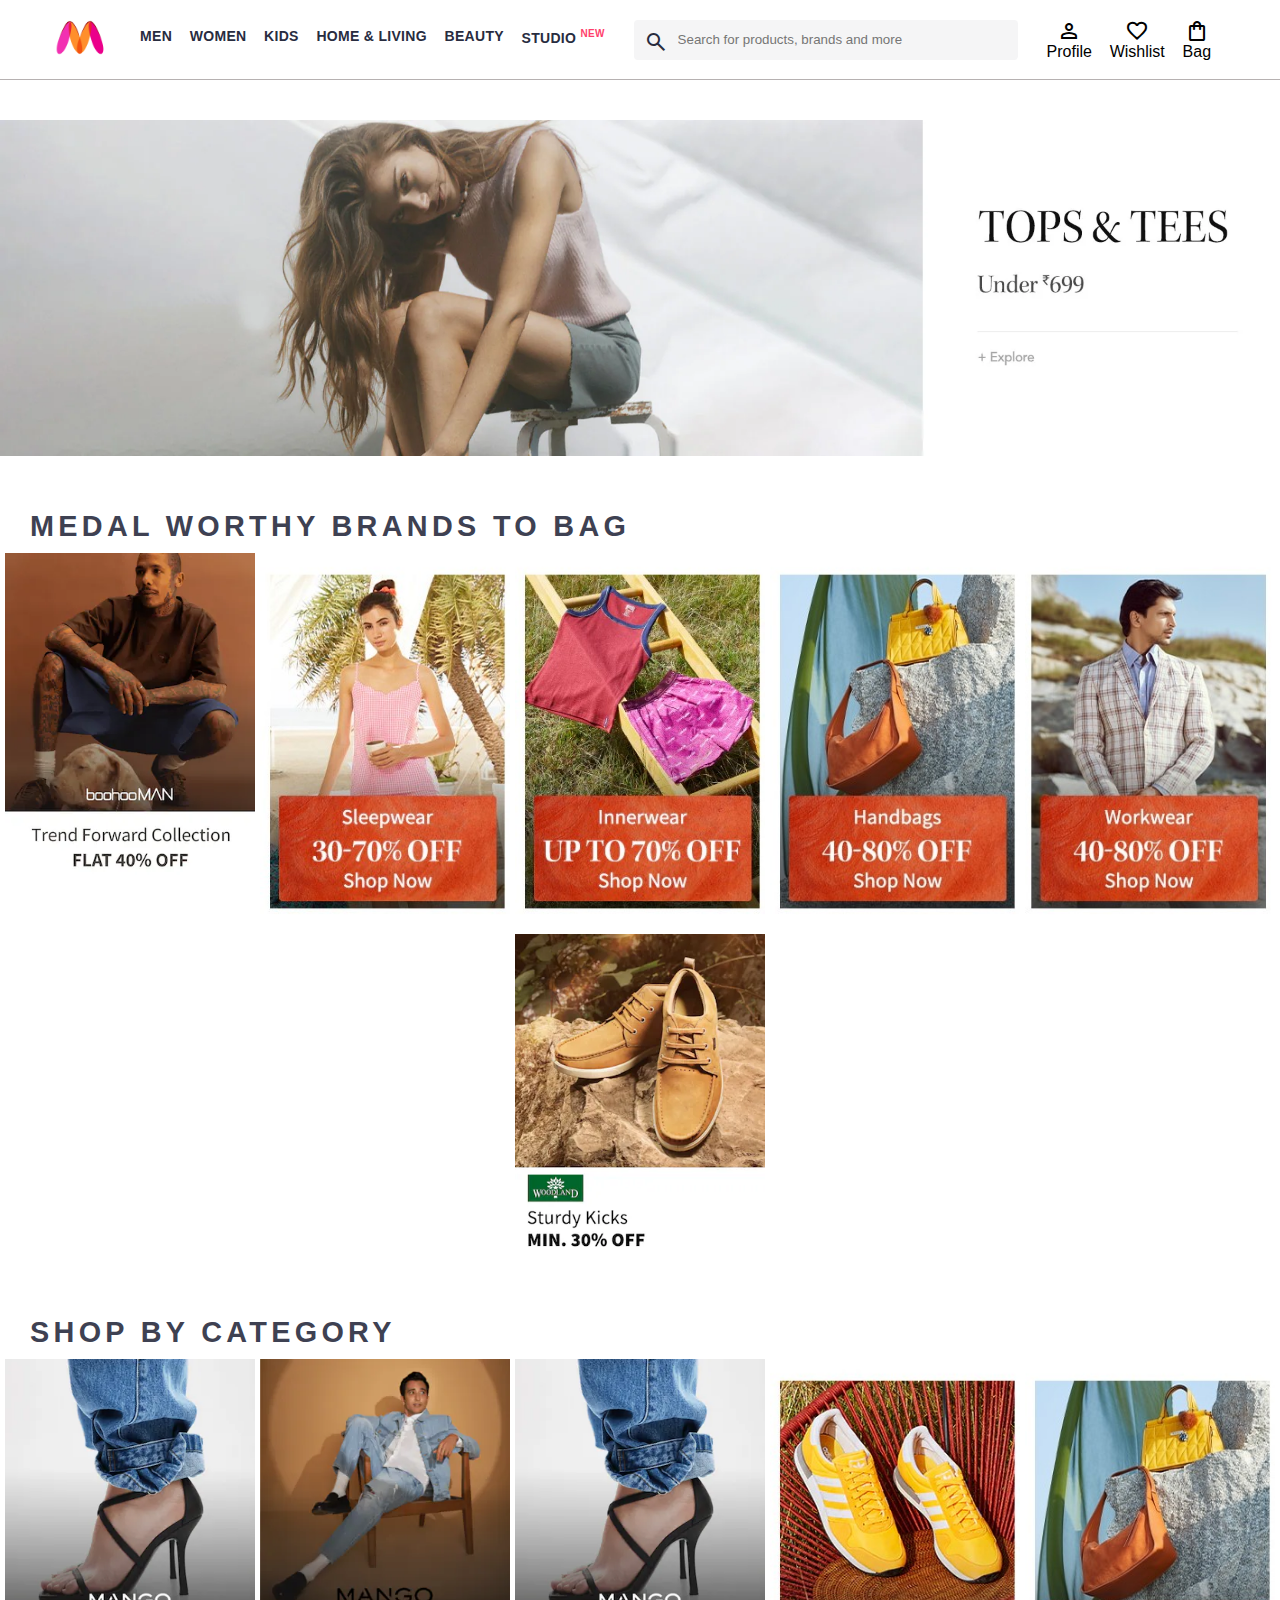
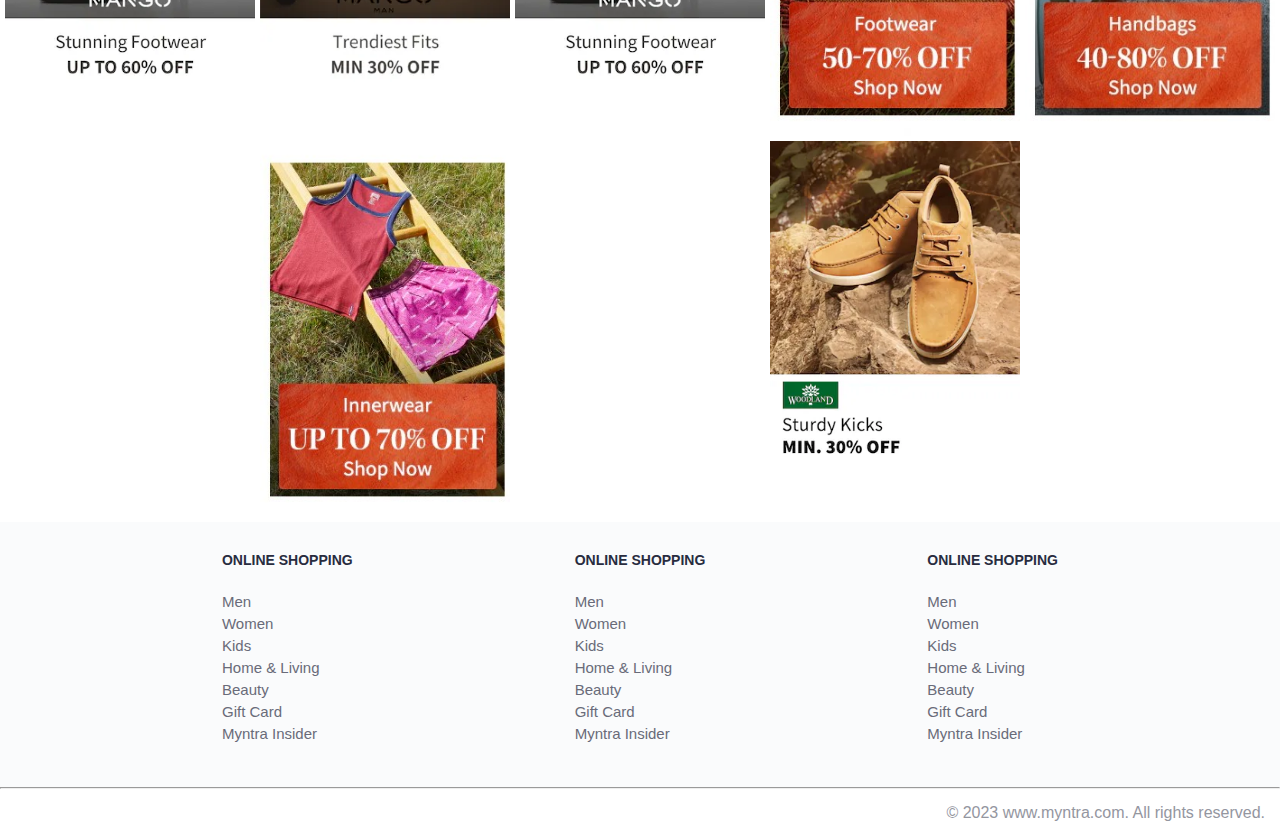
<file: FrontEnd-Development/Myntra_Clone1/Index.html>
<!DOCTYPE html>
<html lang="en">
<head>
    <title>Myntra Clone</title>
    <link rel="stylesheet" href="Myntra.css">
    <link rel="stylesheet" href="https://fonts.googleapis.com/css2?family=Material+Symbols+Outlined:opsz,wght,FILL,GRAD@20..48,100..700,0..1,-50..200" />
</head>
<body>
    <header>
        <div class="logo_container">
            <a href="#"><img class="myntra_home" src="myntra_logo.webp" alt="Myntra Home"></a>
        </div>
        <nav class="nav_bar">
            <a href="#">Men</a>
            <a href="#">Women</a>
            <a href="#">Kids</a>
            <a href="#">Home & Living</a>
            <a href="#">Beauty</a>
            <a href="#">Studio <sup>New</sup></a>
        </nav>
        <div class="search_bar">
            <span class="material-symbols-outlined search_icon">search</span>
            <input class="search_input" placeholder="Search for products, brands and more">
        </div>
        <div class="action_bar">
            <div class="action_container">
                <span class="material-symbols-outlined action_icon">person</span>
                <span class="action_name">Profile</span>
            </div>

            <div class="action_container">
                <span class="material-symbols-outlined action_icon">favorite</span>
                <span class="action_name">Wishlist</span>
            </div>

            <div class="action_container">
                <span class="material-symbols-outlined action_icon">shopping_bag</span>
                <span class="action_name">Bag</span>
            </div>
        </div>
    </header>
    <main>
        <div class="banner_container">
            <img class="banner_image" src="banner.jpg" alt="Main Banner">
        </div>
        <div class="category_heading">MEDAL WORTHY BRANDS TO BAG</div>
        <div class="category_items">
            <a href="#"><img class="sale_item" src="1.png"></a>
            <a href="#"><img class="sale_item" src="3.jpg"></a>
            <a href="#"><img class="sale_item" src="9.jpg"></a>
            <a href="#"><img class="sale_item" src="8.jpg"></a>
            <a href="#"><img class="sale_item" src="7.jpg"></a>
            <a href="#"><img class="sale_item" src="9.png"></a>
           
            
        </div>

        <div class="category_heading">SHOP BY CATEGORY</div>
        <div class="category_items">
            <a href="#"><img class="sale_item" src="11.png"></a>
            <a href="#"><img class="sale_item" src="12.png"></a>
            <a href="#"><img class="sale_item" src="11.png"></a>
            <a href="#"><img class="sale_item" src="4.jpg"></a>
           
            <a href="#"><img class="sale_item" src="8.jpg"></a>
            <a href="#"><img class="sale_item" src="9.jpg"></a>
            <a href="#"><img class="sale_item" src="9.png"></a>
        </div>
    </main>
    <footer>
        <div class="footer_container">
            <div class="footer_column">
                <h3>ONLINE SHOPPING</h3>

                <a href="#">Men</a>
                <a href="#">Women</a>
                <a href="#">Kids</a>
                <a href="#">Home & Living</a>
                <a href="#">Beauty</a>
                <a href="#">Gift Card</a>
                <a href="#">Myntra Insider</a>
            </div>

            <div class="footer_column">
                <h3>ONLINE SHOPPING</h3>

                <a href="#">Men</a>
                <a href="#">Women</a>
                <a href="#">Kids</a>
                <a href="#">Home & Living</a>
                <a href="#">Beauty</a>
                <a href="#">Gift Card</a>
                <a href="#">Myntra Insider</a>
            </div>

            <div class="footer_column">
                <h3>ONLINE SHOPPING</h3>

                <a href="#">Men</a>
                <a href="#">Women</a>
                <a href="#">Kids</a>
                <a href="#">Home & Living</a>
                <a href="#">Beauty</a>
                <a href="#">Gift Card</a>
                <a href="#">Myntra Insider</a>
            </div>
        </div>
        <hr>

        <div class="copyright">
            © 2023 www.myntra.com. All rights reserved.
        </div>
    </footer>
</body>
</html>
</file>
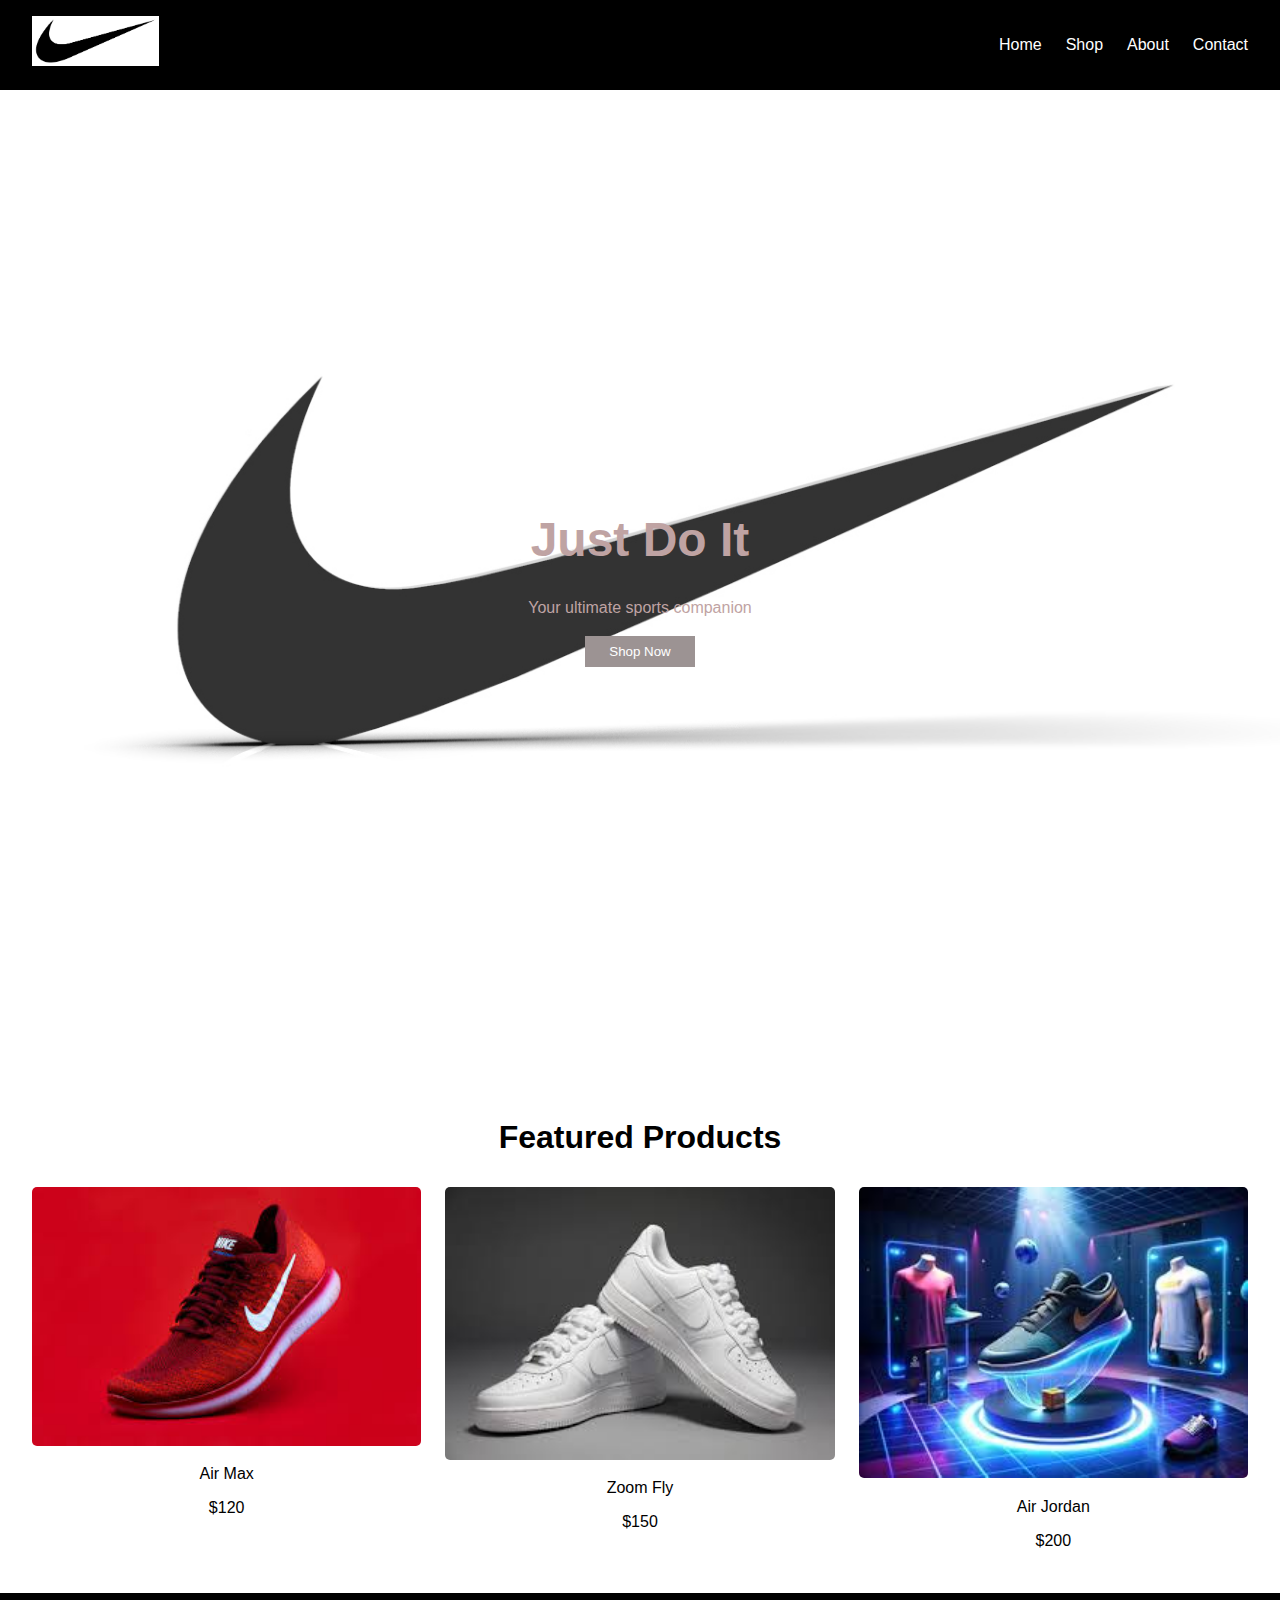
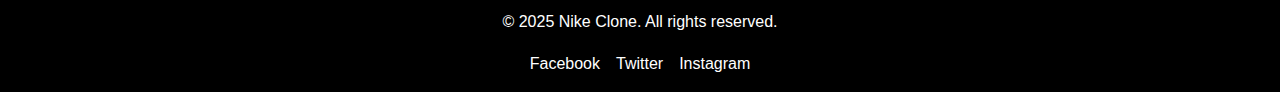
<file: FrontEnd-Development/Website_Clone/index.html>
<!DOCTYPE html>
<html lang="en">
<head>
  <meta charset="UTF-8">
  <meta name="viewport" content="width=device-width, initial-scale=1.0">
  <title>Nike Clone</title>
  <link rel="stylesheet" href="Nike.css">
</head>
<body>
  <!-- Header Section -->
  <header>
    <div class="logo">
      <img src="Images1\nike-logo.png" alt="Nike Logo">
    </div>
    <nav>
      <ul>
        <li><a href="#home">Home</a></li>
        <li><a href="#shop">Shop</a></li>
        <li><a href="#about">About</a></li>
        <li><a href="#contact">Contact</a></li>
      </ul>
    </nav>
  </header>

  <!-- Hero Section -->
  <section id="hero">
    <div class="hero-content">
      <h1>Just Do It</h1>
      <p>Your ultimate sports companion</p>
      <button>Shop Now</button>
    </div>
  </section>

  <!-- Featured Products Section -->
  <section id="products">
    <h2>Featured Products</h2>
    <div class="product-grid">
      <div class="product">
        <img src="Images1/product1.jpeg" alt="Product 1">
        <p>Air Max</p>
        <p>$120</p>
      </div>
      <div class="product">
        <img src="Images1/product2.jpeg" alt="Product 2">
        <p>Zoom Fly</p>
        <p>$150</p>
      </div>
      <div class="product">
        <img src="Images1/product3.jpeg" alt="Product 3">
        <p>Air Jordan</p>
        <p>$200</p>
      </div>
    </div>
  </section>

  <!-- Footer Section -->
  <footer>
    <p>&copy; 2025 Nike Clone. All rights reserved.</p>
    <ul class="socials">
      <li><a href="#">Facebook</a></li>
      <li><a href="#">Twitter</a></li>
      <li><a href="#">Instagram</a></li>
    </ul>
  </footer>
</body>
</html>
</file>
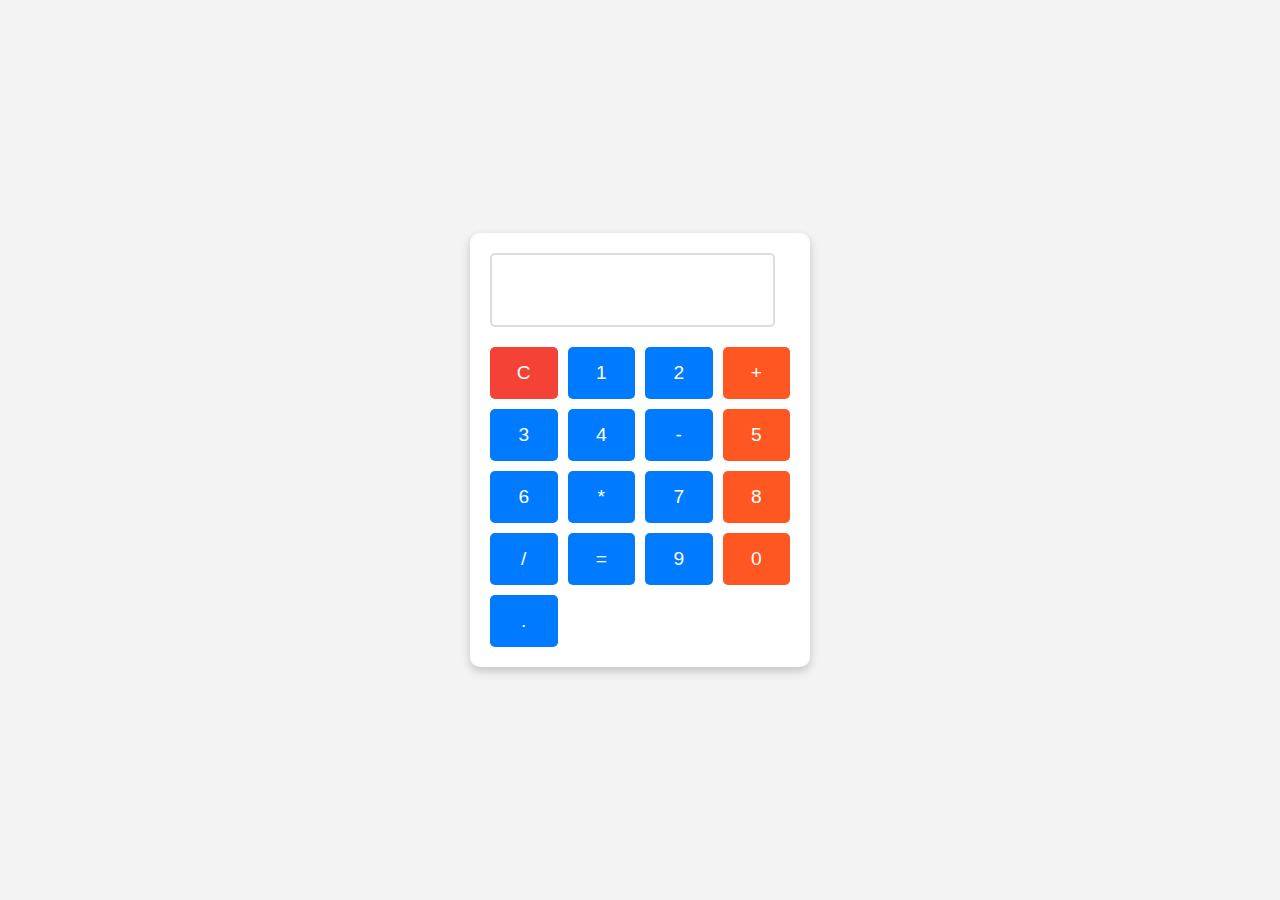
<file: Calculator.html>
<!DOCTYPE html>
<html lang="en">
<head>
    <meta charset="UTF-8">
    <meta name="viewport" content="width=device-width, initial-scale=1.0">
    <title>Calculator RK</title>
    <link rel="stylesheet" href="Calc.css">
</head>
<body>
    <div id="calculator">
        <input type="text" id="display" readonly>
        <div class="button-container">
            <button class="button" onclick="clearDisplay()">C</button>
            <button class="button" onclick="appendToDisplay('1')">1</button>
            <button class="button" onclick="appendToDisplay('2')">2</button>
            <button class="button" onclick="appendToDisplay('+')">+</button>
            <button class="button" onclick="appendToDisplay('3')">3</button>
            <button class="button" onclick="appendToDisplay('4')">4</button>
            <button class="button" onclick="appendToDisplay('-')">-</button>
            <button class="button" onclick="appendToDisplay('5')">5</button>
            <button class="button" onclick="appendToDisplay('6')">6</button>
            <button class="button" onclick="appendToDisplay('*')">*</button>
            <button class="button" onclick="appendToDisplay('7')">7</button>
            <button class="button" onclick="appendToDisplay('8')">8</button>
            <button class="button" onclick="appendToDisplay('/')">/</button>
            <button class="button" onclick="calculateResult()">=</button>
            <button class="button" onclick="appendToDisplay('9')">9</button>
            <button class="button" onclick="appendToDisplay('0')">0</button>
            <button class="button" onclick="appendToDisplay('.')">.</button>
        </div>
    </div>
    <script>
        let currDisplay = '';

        function appendToDisplay(value) {
            currDisplay += value;
            document.querySelector('#display').value = currDisplay;
        }

        function clearDisplay() {
            currDisplay = '';
            document.querySelector('#display').value = currDisplay;
        }

        function calculateResult() {
            try {
                currDisplay = eval(currDisplay).toString();
                document.querySelector('#display').value = currDisplay;
            } catch (error) {
                document.querySelector('#display').value = 'Error';
                currDisplay = '';
            }
        }
    </script>
    
</body>
</html>
</file>
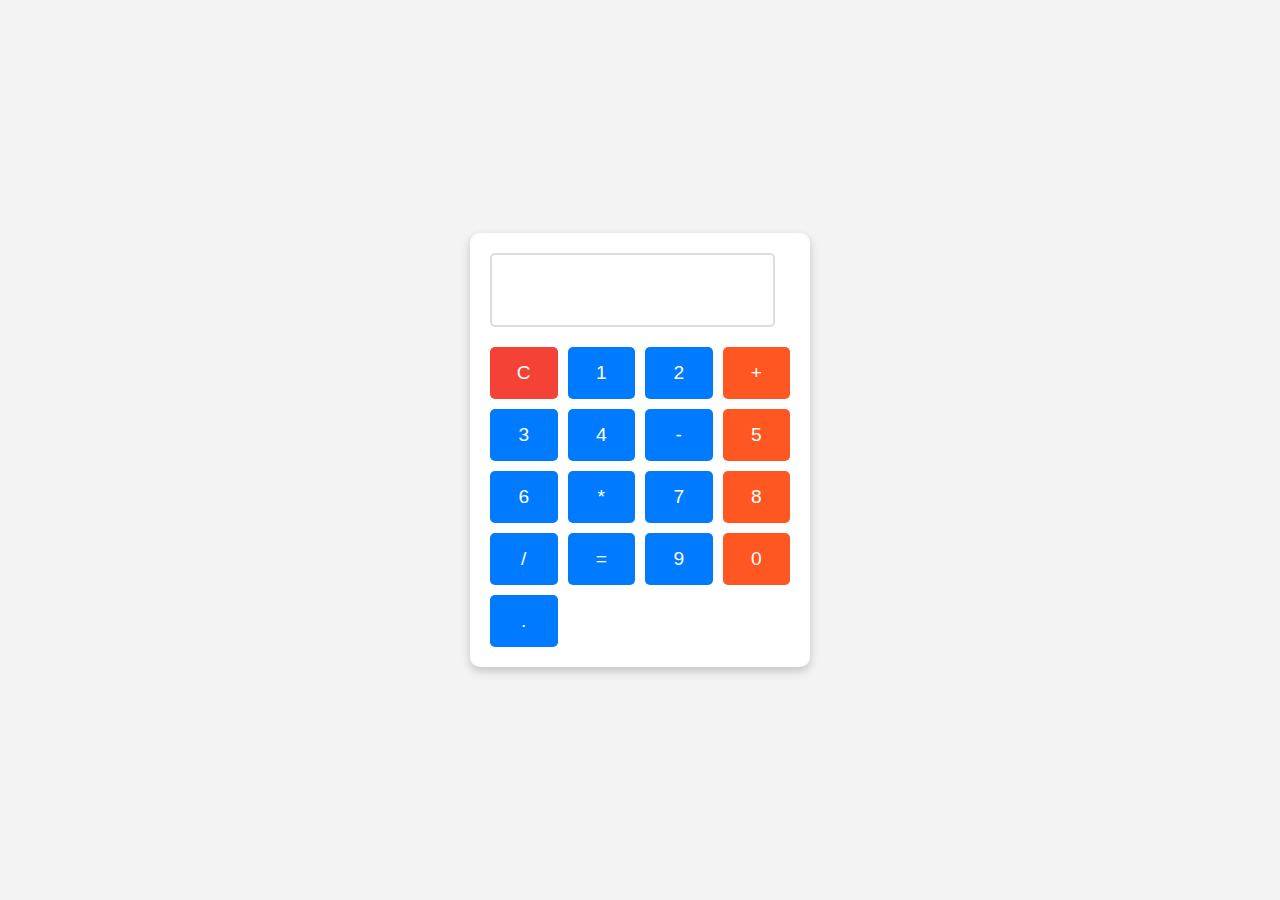
<file: FrontEnd-Development/Calculator.html>
<!DOCTYPE html>
<html lang="en">
<head>
    <meta charset="UTF-8">
    <meta name="viewport" content="width=device-width, initial-scale=1.0">
    <title>Calculator RK</title>
    <link rel="stylesheet" href="Calc.css">
</head>
<body>
    <div id="calculator">
        <input type="text" id="display" readonly>
        <div class="button-container">
            <button class="button" onclick="clearDisplay()">C</button>
            <button class="button" onclick="appendToDisplay('1')">1</button>
            <button class="button" onclick="appendToDisplay('2')">2</button>
            <button class="button" onclick="appendToDisplay('+')">+</button>
            <button class="button" onclick="appendToDisplay('3')">3</button>
            <button class="button" onclick="appendToDisplay('4')">4</button>
            <button class="button" onclick="appendToDisplay('-')">-</button>
            <button class="button" onclick="appendToDisplay('5')">5</button>
            <button class="button" onclick="appendToDisplay('6')">6</button>
            <button class="button" onclick="appendToDisplay('*')">*</button>
            <button class="button" onclick="appendToDisplay('7')">7</button>
            <button class="button" onclick="appendToDisplay('8')">8</button>
            <button class="button" onclick="appendToDisplay('/')">/</button>
            <button class="button" onclick="calculateResult()">=</button>
            <button class="button" onclick="appendToDisplay('9')">9</button>
            <button class="button" onclick="appendToDisplay('0')">0</button>
            <button class="button" onclick="appendToDisplay('.')">.</button>
        </div>
    </div>
    <script>
        let currDisplay = '';

        function appendToDisplay(value) {
            currDisplay += value;
            document.querySelector('#display').value = currDisplay;
        }

        function clearDisplay() {
            currDisplay = '';
            document.querySelector('#display').value = currDisplay;
        }

        function calculateResult() {
            try {
                currDisplay = eval(currDisplay).toString();
                document.querySelector('#display').value = currDisplay;
            } catch (error) {
                document.querySelector('#display').value = 'Error';
                currDisplay = '';
            }
        }
    </script>
    <p> </p>
    
</body>
</html>
</file>
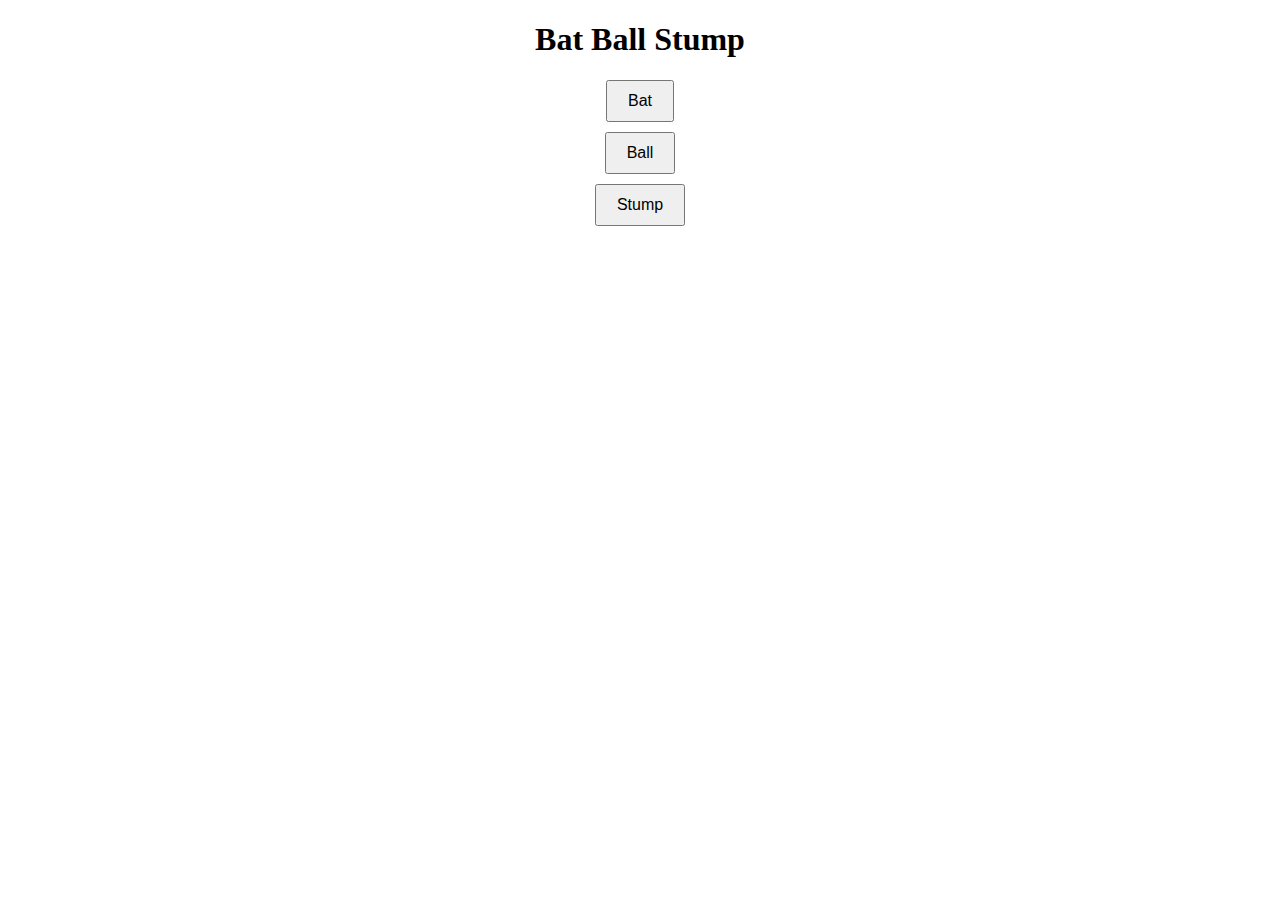
<file: FrontEnd-Development/Cricket_Game/cricket.html>
<!DOCTYPE html>
<html lang="en">
<head>
    <meta charset="UTF-8">
    <meta name="viewport" content="width=device-width, initial-scale=1.0">
    <title>Bat Ball Stump</title>
    <style>
        h1 {
            text-align: center;
        }
        button {
            display: block;
            margin: 10px auto;
            padding: 10px 20px;
            font-size: 16px;
            cursor: pointer;
        }
    </style>
</head>
<body>
    <h1>Bat Ball Stump</h1>

    <button onclick="playGame('Bat')">Bat</button>
    <button onclick="playGame('Ball')">Ball</button>
    <button onclick="playGame('Stump')">Stump</button>

    <script>
        function playGame(userChoice) {
            console.log(`You have chosen: ${userChoice}`);

            // Generate a random number between 0 and 3
            let randomnumber = Math.random() * 3;

            // Determine the computer's choice
            let computerChoice;
            if (randomnumber >= 0 && randomnumber < 1) {
                computerChoice = 'Bat';
            } else if (randomnumber >= 1 && randomnumber < 2) {
                computerChoice = 'Ball';
            } else {
                computerChoice = 'Stump';
            }

            console.log(`Computer choice is: ${computerChoice}`);

            // Determine the winner
            if (
                (userChoice === 'Bat' && computerChoice === 'Ball') ||
                (userChoice === 'Ball' && computerChoice === 'Stump') ||
                (userChoice === 'Stump' && computerChoice === 'Bat')
            ) {
                console.log('You won!');
                alert('You won!');
            } else if (userChoice === computerChoice) {
                console.log('It\'s a draw!');
                alert('It\'s a draw!');
            } else {
                console.log('Computer won!');
                alert('Computer won!');
            }
        }
    </script>
</body>
</html>
</file>
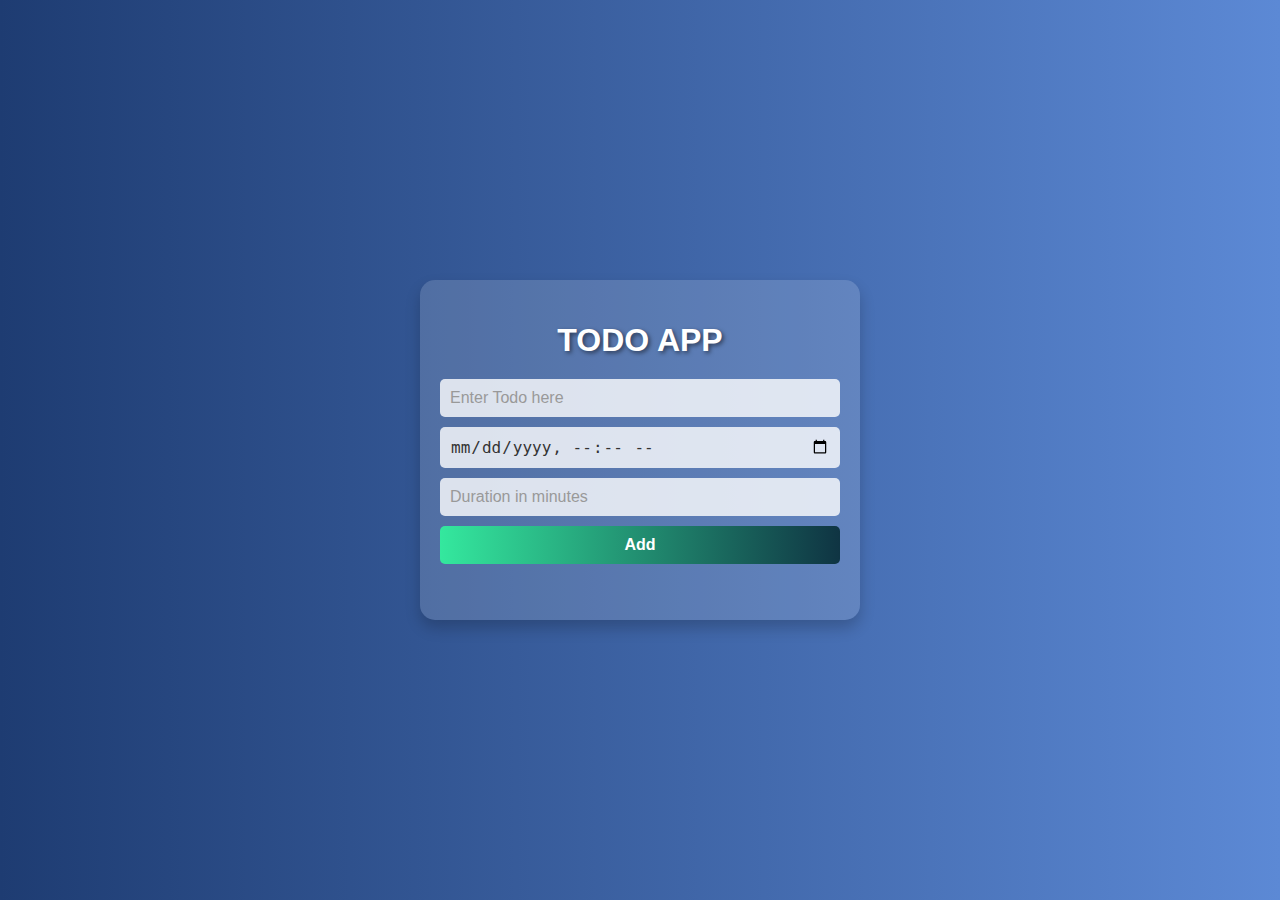
<file: FrontEnd-Development/To-Do-List/Files1.html>
<!DOCTYPE html>
<html lang="en">
<head>
    <meta charset="UTF-8">
    <meta name="viewport" content="width=device-width, initial-scale=1.0">
    <title>ToDo App with Reminder</title>
    <link rel="stylesheet" href="Css1.css">
</head>
<body>
    <div class="container">
        <h1 id="main-heading">TODO APP</h1>
        <div class="input-container">
            <input id="todo-input" type="text" placeholder="Enter Todo here">
            <input id="todo-date" type="datetime-local">
            <input id="todo-duration" type="number" placeholder="Duration in minutes">
            <button id="add-btn" onclick="addTodo()">Add</button>
        </div>
        <ul id="todo-items"></ul>
    </div>
    <script src="Todo.js"></script>
</body>
</html>
</file>
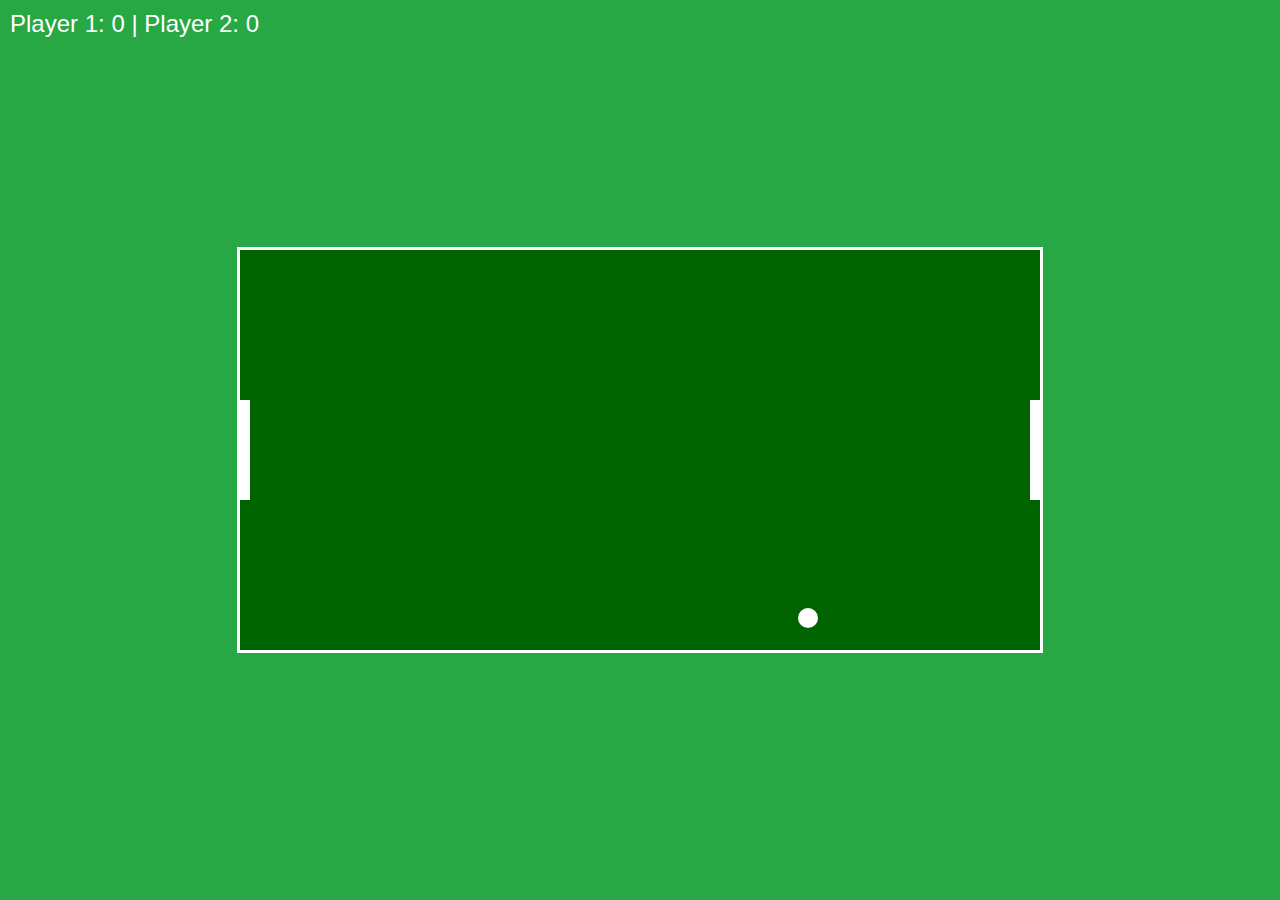
<file: FrontEnd-Development/To-Do-List/Game.html>
<!DOCTYPE html>
<html lang="en">
<head>
    <meta charset="UTF-8">
    <meta name="viewport" content="width=device-width, initial-scale=1.0">
    <title>Football Game</title>
    <style>
        body {
            margin: 0;
            font-family: Arial, sans-serif;
            background-color: #28a745;
            display: flex;
            flex-direction: column;
            align-items: center;
            justify-content: center;
            height: 100vh;
            overflow: hidden;
        }

        canvas {
            border: 3px solid #fff;
            background-color: #006400;
        }

        #scoreboard {
            position: absolute;
            top: 10px;
            left: 10px;
            color: #fff;
            font-size: 1.5em;
        }
    </style>
</head>
<body>
    <div id="scoreboard">Player 1: 0 | Player 2: 0</div>
    <canvas id="gameCanvas" width="800" height="400"></canvas>

    <script>
        const canvas = document.getElementById('gameCanvas');
        const ctx = canvas.getContext('2d');

        // Ball properties
        const ball = {
            x: canvas.width / 2,
            y: canvas.height / 2,
            radius: 10,
            dx: 4,
            dy: 4
        };

        // Paddle properties
        const paddleWidth = 10;
        const paddleHeight = 100;
        const paddle1 = { x: 0, y: canvas.height / 2 - paddleHeight / 2, score: 0 };
        const paddle2 = { x: canvas.width - paddleWidth, y: canvas.height / 2 - paddleHeight / 2, score: 0 };

        // Key states
        const keys = {};

        // Draw ball
        function drawBall() {
            ctx.beginPath();
            ctx.arc(ball.x, ball.y, ball.radius, 0, Math.PI * 2);
            ctx.fillStyle = '#fff';
            ctx.fill();
            ctx.closePath();
        }

        // Draw paddles
        function drawPaddle(paddle) {
            ctx.fillStyle = '#fff';
            ctx.fillRect(paddle.x, paddle.y, paddleWidth, paddleHeight);
        }

        // Draw scoreboard
        function drawScore() {
            const scoreboard = document.getElementById('scoreboard');
            scoreboard.textContent = `Player 1: ${paddle1.score} | Player 2: ${paddle2.score}`;
        }

        // Move paddles
        function movePaddles() {
            if (keys['w'] && paddle1.y > 0) paddle1.y -= 5;
            if (keys['s'] && paddle1.y < canvas.height - paddleHeight) paddle1.y += 5;

            if (keys['ArrowUp'] && paddle2.y > 0) paddle2.y -= 5;
            if (keys['ArrowDown'] && paddle2.y < canvas.height - paddleHeight) paddle2.y += 5;
        }

        // Update ball position
        function updateBall() {
            ball.x += ball.dx;
            ball.y += ball.dy;

            // Bounce off top and bottom walls
            if (ball.y - ball.radius < 0 || ball.y + ball.radius > canvas.height) {
                ball.dy *= -1;
            }

            // Bounce off paddles
            if (
                ball.x - ball.radius < paddle1.x + paddleWidth &&
                ball.y > paddle1.y &&
                ball.y < paddle1.y + paddleHeight
            ) {
                ball.dx *= -1;
            }

            if (
                ball.x + ball.radius > paddle2.x &&
                ball.y > paddle2.y &&
                ball.y < paddle2.y + paddleHeight
            ) {
                ball.dx *= -1;
            }

            // Check for scoring
            if (ball.x - ball.radius < 0) {
                paddle2.score += 1;
                resetBall();
            }

            if (ball.x + ball.radius > canvas.width) {
                paddle1.score += 1;
                resetBall();
            }
        }

        // Reset ball position
        function resetBall() {
            ball.x = canvas.width / 2;
            ball.y = canvas.height / 2;
            ball.dx = -ball.dx;
            ball.dy = 4;
        }

        // Game loop
        function gameLoop() {
            ctx.clearRect(0, 0, canvas.width, canvas.height);

            drawBall();
            drawPaddle(paddle1);
            drawPaddle(paddle2);
            drawScore();

            movePaddles();
            updateBall();

            requestAnimationFrame(gameLoop);
        }

        // Event listeners for key presses
        window.addEventListener('keydown', (e) => keys[e.key] = true);
        window.addEventListener('keyup', (e) => keys[e.key] = false);

        // Start the game loop
        gameLoop();
    </script>
</body>
</html>
</file>
<file: FrontEnd-Development/Myntra_Clone1/Myntra.css>
* {
    margin: 0;
    padding: 0;
    font-family: Assistant,-apple-system,BlinkMacSystemFont,Segoe UI,Roboto,Helvetica,Arial,sans-serif;
    box-sizing: border-box;
}
header {
    display: flex;
    background-color: #ffffff;
    height: 80px;
    justify-content: space-between;
    align-items: center;
    border-bottom: 1px solid #b6b1b1;
}
.myntra_home {
    height: 45px;
}
.logo_container {
    margin-left: 4%;
}
.action_bar {
    margin-right: 4%;
}
.nav_bar {
    display: flex;
    min-width: 500px;
    justify-content: space-evenly;
}
.nav_bar a {
    font-size: 14px;
    letter-spacing: .3px;
    color: #282c3f;
    font-weight: 700;
    text-transform: uppercase;
    text-decoration: none;
    padding: 28px 0;
    border-bottom: 5px solid #ffffff;
}
.nav_bar a:hover {
    border-bottom: 4px solid #f54e77;
}

.nav_bar a sup {
    color: #ff3f6c;
    font-size: 10px;
}

.search_bar {
    height: 40px;
    min-width: 200px;
    width: 30%;
    display: flex;
    align-items: center;
}
.search_icon {
    box-sizing: content-box;
    height: 20px;
    padding: 10px;

    background-color: #f5f5f6;
    color: #282c3f;
    font-weight: 300;
    border-radius: 4px 0 0 4px;
}
.search_input {
    color: #696e79;
    background-color: #f5f5f6;
    flex-grow: 1;
    height: 40px;
    border: 0;
    border-radius: 0 4px 4px 0;
}

.action_bar {
    display: flex;
    min-width: 200px;
    justify-content: space-evenly;
}

.action_container {
    display: flex;
    flex-direction: column;
    align-items: center;
}

/* Main section */
.banner_container {
    margin: 40px 0;
}
.banner_image {
    width: 100%;
}

.category_heading {
    text-transform: uppercase;
    color: #3e4152;
    letter-spacing: .15em;
    font-size: 1.8em;
    margin: 50px 0 10px 30px;
    max-height: 5em;
    font-weight: 700;
}

.category_items {
    display: flex;
    flex-wrap: wrap;
    justify-content: space-evenly;
}

.sale_item {
    width: 250px;
}

.footer_container {
    padding: 30px 0px 40px 0px;
    background: #FAFBFC;
    display: flex;
    justify-content: space-evenly;
}

.footer_column {
    display: flex;
    flex-direction: column;
}

.footer_column h3 {
    color: #282c3f;
    font-size: 14px;
    margin-bottom: 25px;
}

.footer_column a {
    color: #696b79;
    font-size: 15px;
    text-decoration: none;
    padding-bottom: 5px;
}

.copyright {
    color: #94969f;
    text-align: end;
    padding: 15px;
}
</file>
<file: Calc.css>
body {
    font-family: Arial, sans-serif;
    background-color: #f3f3f3;
    display: flex;
    justify-content: center;
    align-items: center;
    height: 100vh;
    margin: 0;
}

#calculator {
    background-color: #fff;
    width: 300px;
    border-radius: 10px;
    box-shadow: 0px 4px 10px rgba(0, 0, 0, 0.2);
    padding: 20px;
}

#display {
    width: 87%;
    height: 50px;
    font-size: 1.5rem;
    padding: 10px;
    border: 2px solid #ddd;
    border-radius: 5px;
    margin-bottom: 20px;
    text-align: right;
}

.button-container {
    display: grid;
    grid-template-columns: repeat(4, 1fr);
    gap: 10px;
}

.button {
    background-color: #007bff;
    color: white;
    border: none;
    border-radius: 5px;
    padding: 15px;
    font-size: 1.2rem;
    cursor: pointer;
    transition: background-color 0.3s;
}

.button:hover {
    background-color: #0056b3;
}

.button:active {
    background-color: #003d80;
}

.button:nth-child(4n) {
    background-color: #ff5722;
}

.button:nth-child(4n):hover {
    background-color: #e64a19;
}

.button:nth-child(4n):active {
    background-color: #d84315;
}

.button:first-child {
    background-color: #f44336;
}

.button:first-child:hover {
    background-color: #d32f2f;
}

.button:first-child:active {
    background-color: #b71c1c;
}
</file>
<file: FrontEnd-Development/Calc.css>
body {
    font-family: Arial, sans-serif;
    background-color: #f3f3f3;
    display: flex;
    justify-content: center;
    align-items: center;
    height: 100vh;
    margin: 0;
}

#calculator {
    background-color: #fff;
    width: 300px;
    border-radius: 10px;
    box-shadow: 0px 4px 10px rgba(0, 0, 0, 0.2);
    padding: 20px;
}

#display {
    width: 87%;
    height: 50px;
    font-size: 1.5rem;
    padding: 10px;
    border: 2px solid #ddd;
    border-radius: 5px;
    margin-bottom: 20px;
    text-align: right;
}

.button-container {
    display: grid;
    grid-template-columns: repeat(4, 1fr);
    gap: 10px;
}

.button {
    background-color: #007bff;
    color: white;
    border: none;
    border-radius: 5px;
    padding: 15px;
    font-size: 1.2rem;
    cursor: pointer;
    transition: background-color 0.3s;
}

.button:hover {
    background-color: #0056b3;
}

.button:active {
    background-color: #003d80;
}

.button:nth-child(4n) {
    background-color: #ff5722;
}

.button:nth-child(4n):hover {
    background-color: #e64a19;
}

.button:nth-child(4n):active {
    background-color: #d84315;
}

.button:first-child {
    background-color: #f44336;
}

.button:first-child:hover {
    background-color: #d32f2f;
}

.button:first-child:active {
    background-color: #b71c1c;
}
</file>
<file: FrontEnd-Development/To-Do-List/Css1.css>
/* Global Styles */
body {
    font-family: 'Roboto', sans-serif;
    background: linear-gradient(to right, #1e3c72, #5c89d5);
    color: #f9f9f9;
    margin: 0;
    display: flex;
    justify-content: center;
    align-items: center;
    height: 100vh;
}

/* Container */
.container {
    background: rgba(255, 255, 255, 0.15);
    padding: 20px;
    border-radius: 15px;
    box-shadow: 0 8px 15px rgba(0, 0, 0, 0.2);
    width: 400px;
    max-width: 90%;
    text-align: center;
}

/* Heading */
#main-heading {
    font-size: 2rem;
    margin-bottom: 20px;
    color: #fff;
    text-shadow: 2px 2px 4px rgba(0, 0, 0, 0.5);
}

/* Input Container */
.input-container {
    display: flex;
    flex-direction: column;
    gap: 10px;
}

#todo-input, #todo-date, #todo-duration {
    padding: 10px;
    border: none;
    border-radius: 5px;
    font-size: 1rem;
    outline: none;
    background: rgba(255, 255, 255, 0.8);
    color: #333;
}

#todo-input::placeholder, #todo-duration::placeholder {
    color: #999;
}

#add-btn {
    padding: 10px 15px;
    border: none;
    border-radius: 5px;
    background: linear-gradient(to right, #34e89e, #0f3443);
    color: #fff;
    font-size: 1rem;
    font-weight: bold;
    cursor: pointer;
    transition: all 0.3s ease;
}

#add-btn:hover {
    background: linear-gradient(to right, #0f3443, #34e89e);
}

/* Task List */
#todo-items {
    list-style: none;
    padding: 0;
    margin-top: 20px;
    max-height: 300px;
    overflow-y: auto;
}

.todo-item {
    background: rgba(255, 255, 255, 0.2);
    padding: 15px;
    margin-bottom: 10px;
    border-radius: 10px;
    display: flex;
    justify-content: space-between;
    align-items: center;
    box-shadow: 0 4px 10px rgba(0, 0, 0, 0.2);
    animation: fadeIn 0.5s;
}

.todo-item span {
    display: block;
    font-size: 1rem;
    margin-bottom: 5px;
    color: #fff;
}

.todo-item small {
    color: #ddd;
    font-size: 0.9rem;
}

.todo-item button {
    background: #ff5252;
    border: none;
    border-radius: 5px;
    padding: 5px 10px;
    color: #fff;
    font-size: 0.9rem;
    cursor: pointer;
    transition: all 0.3s ease;
}

.todo-item button:hover {
    background: #d32f2f;
}

/* Scrollbar */
#todo-items::-webkit-scrollbar {
    width: 5px;
}

#todo-items::-webkit-scrollbar-thumb {
    background: rgba(255, 255, 255, 0.5);
    border-radius: 5px;
}

/* Animation */
@keyframes fadeIn {
    from {
        opacity: 0;
        transform: translateY(-10px);
    }
    to {
        opacity: 1;
        transform: translateY(0);
    }
}
</file>
<file: FrontEnd-Development/Website_Clone/Nike.css>
/* General Reset */
* {
    margin: 0;
    padding: 0;
    box-sizing: border-box;
  }
  
  body {
    font-family: Arial, sans-serif;
    line-height: 1.6;
  }
  
  /* Header */
  header {
    display: flex;
    justify-content: space-between;
    align-items: center;
    padding: 1rem 2rem;
    background-color: #000;
    color: #191616;
  }
  
  header .logo img {
    height: 50px;
  }
  
  header nav ul {
    list-style: none;
    display: flex;
  }
  
  header nav ul li {
    margin-left: 1.5rem;
  }
  
  header nav ul li a {
    text-decoration: none;
    color: #fff;
    font-size: 1rem;
  }
  
  /* Hero Section */
  #hero {
    height: 110vh;
    background: url('Images1/nike-logo.jpg') no-repeat center center/cover;

    display: flex;
    justify-content: center;
    align-items: center;
    color: #bfa3a3;
    text-align: center;
  }
  
  #hero .hero-content h1 {
    font-size: 3rem;
  }
  
  #hero .hero-content p {
    margin: 1rem 0;
  }
  
  #hero .hero-content button {
    padding: 0.5rem 1.5rem;
    background-color: #9c9393;
    color: #fff;
    border: none;
    cursor: pointer;
  }
  
  /* Products Section */
  #products {
    padding: 2rem;
    text-align: center;
  }
  
  #products h2 {
    margin-bottom: 1.5rem;
    font-size: 2rem;
  }
  
  .product-grid {
    display: grid;
    grid-template-columns: repeat(auto-fit, minmax(200px, 1fr));
    gap: 1.5rem;
  }
  
  .product img {
    width: 100%;
    border-radius: 5px;
  }
  
  .product p {
    margin: 0.5rem 0;
  }
  
  /* Footer */
  footer {
    background-color: #000;
    color: #fff;
    text-align: center;
    padding: 1rem;
  }
  
  footer .socials {
    list-style: none;
    display: flex;
    justify-content: center;
    margin-top: 1rem;
  }
  
  footer .socials li {
    margin: 0 0.5rem;
  }
  
  footer .socials li a {
    color: #fff;
    text-decoration: none;
  }
  @media (max-width: 768px) {
    header nav ul {
      flex-direction: column;
    }
  
    header nav ul li {
      margin: 0.5rem 0;
    }
  
    #hero .hero-content h1 {
      font-size: 2rem;
    }
  
    #hero .hero-content button {
      padding: 0.5rem;
    }
  }
</file>
